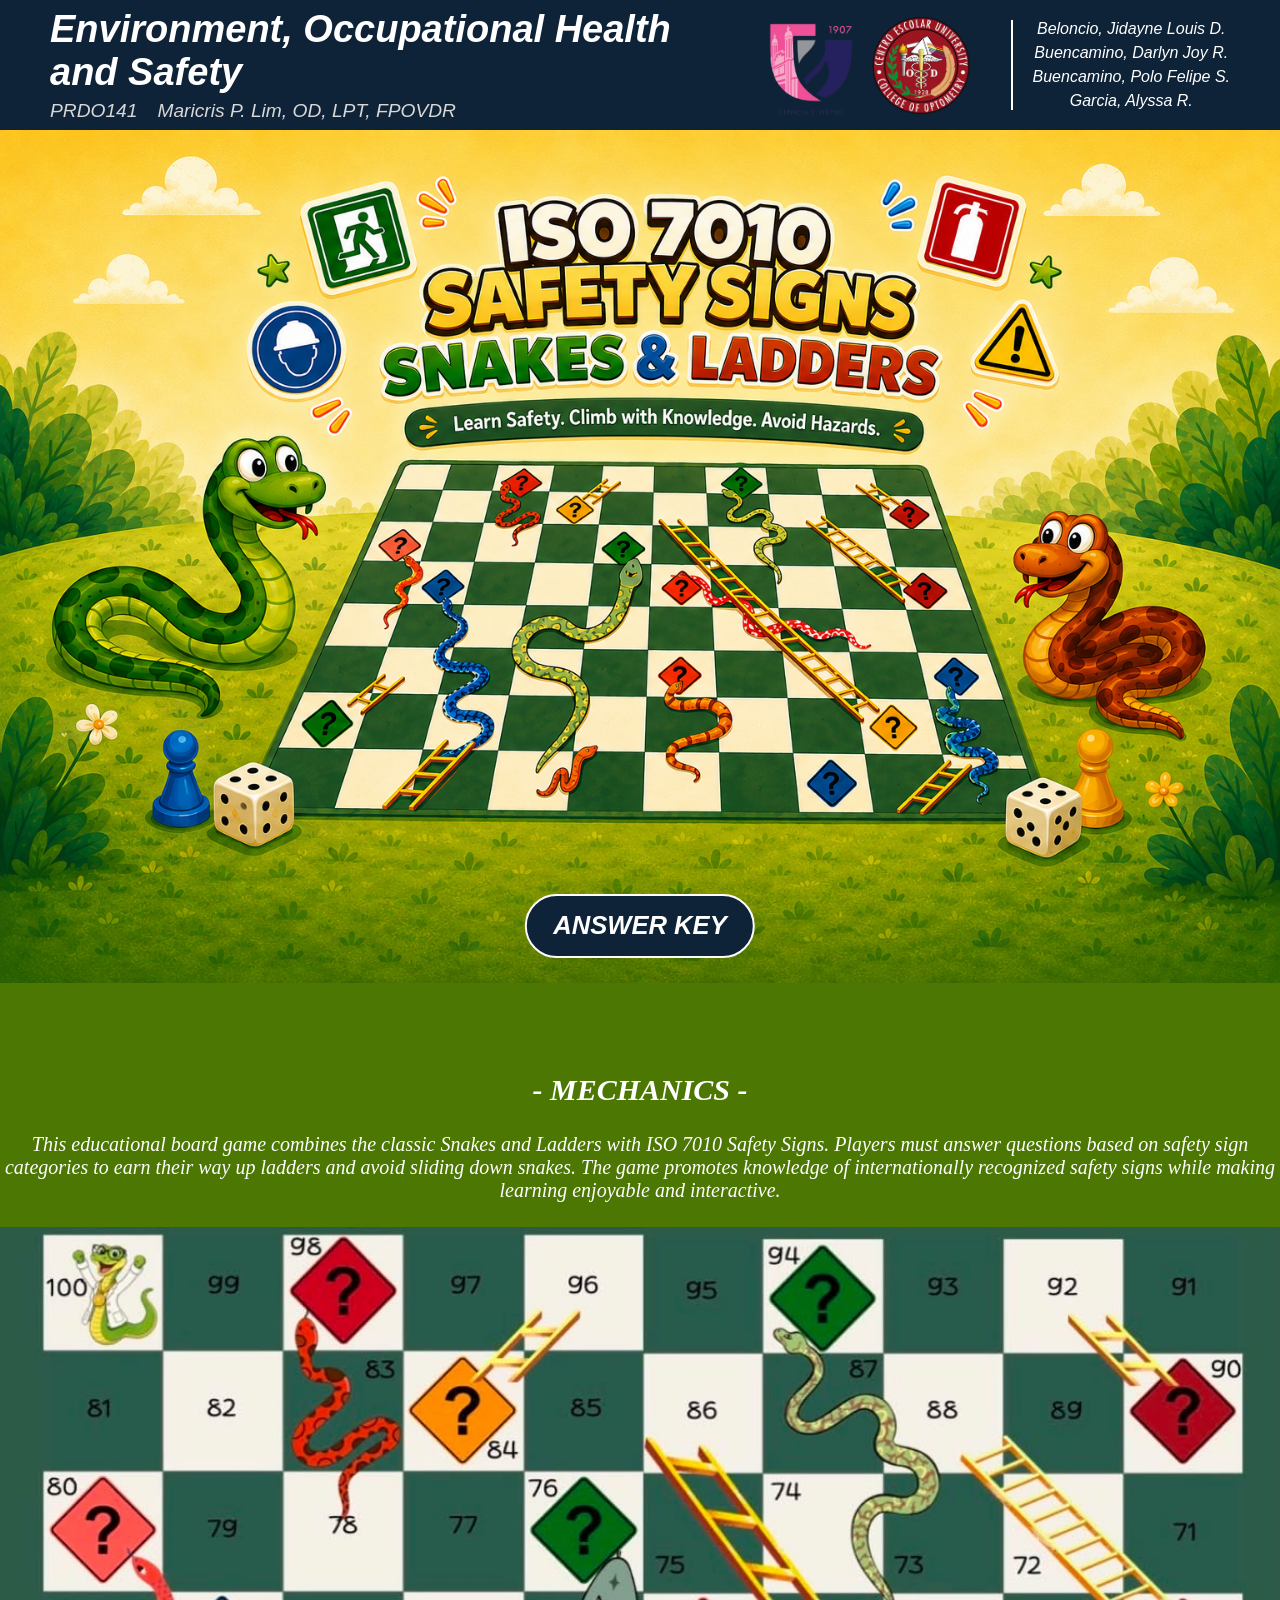
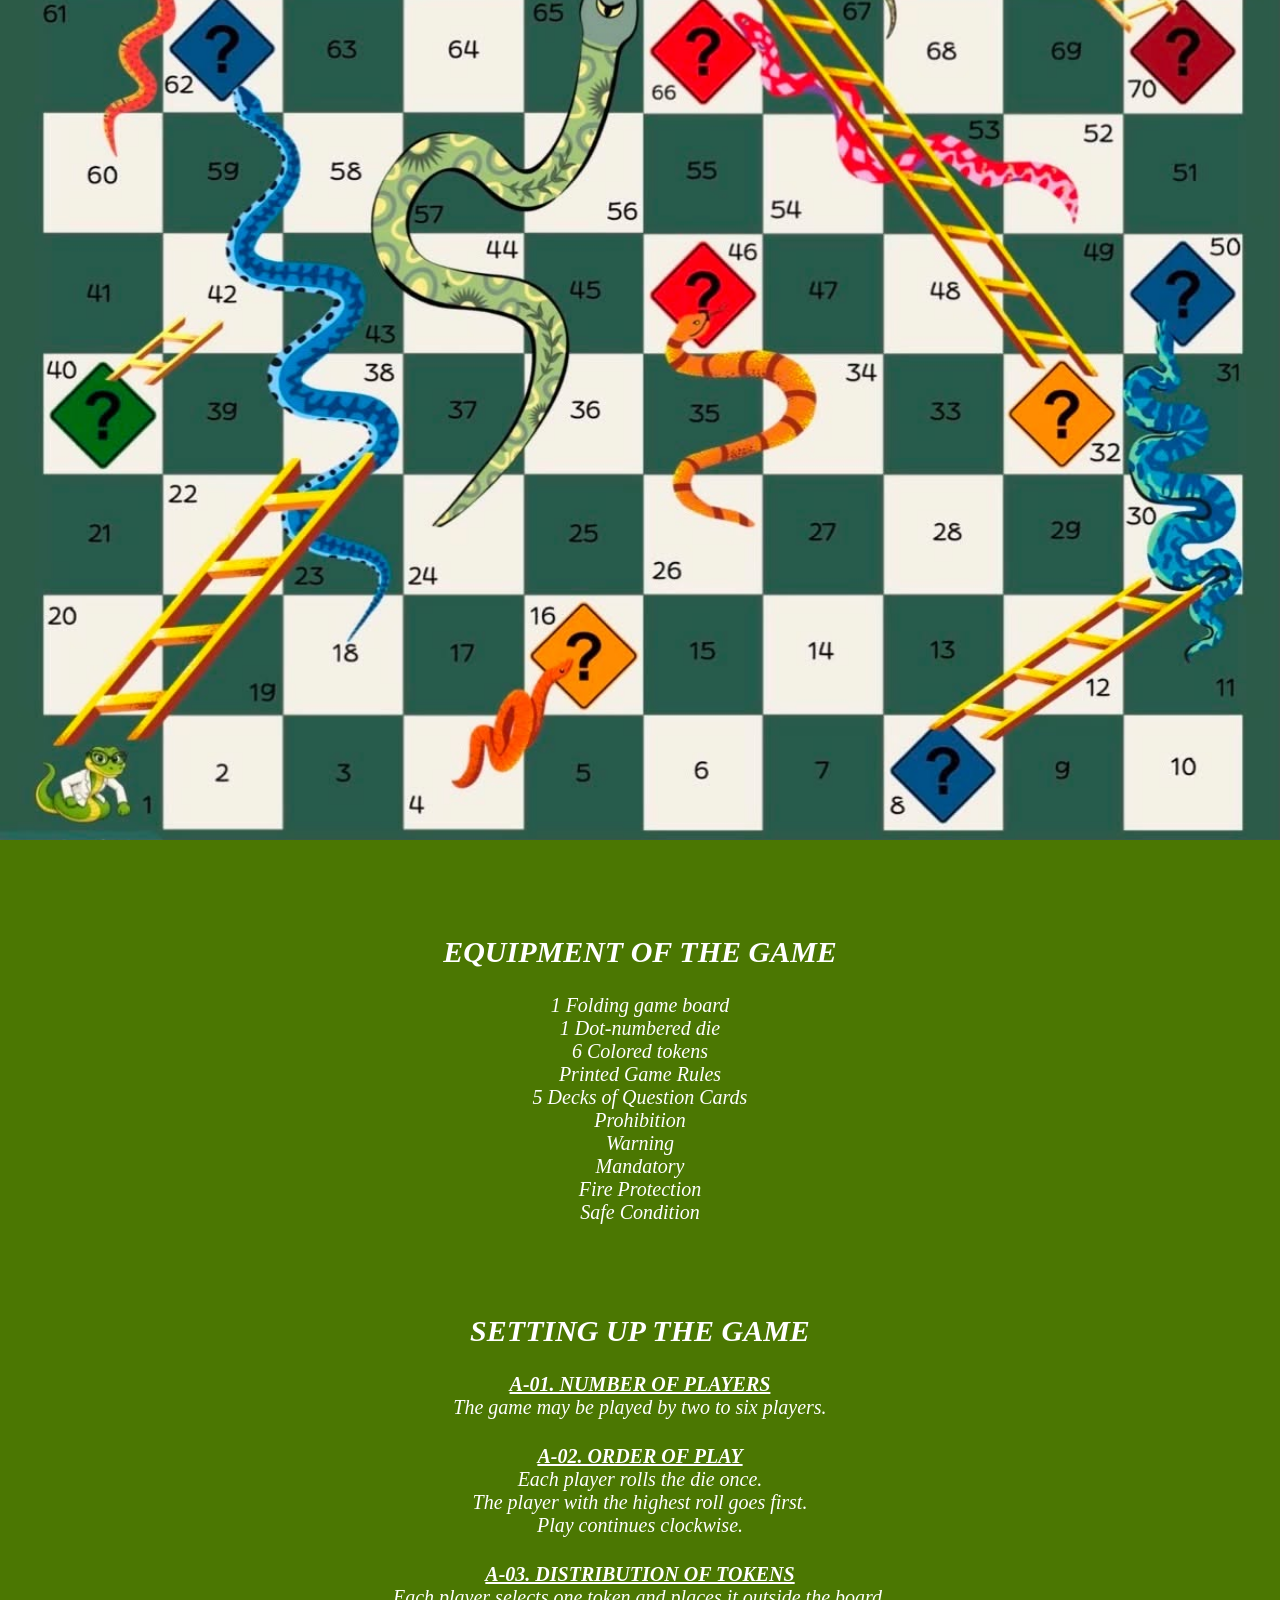
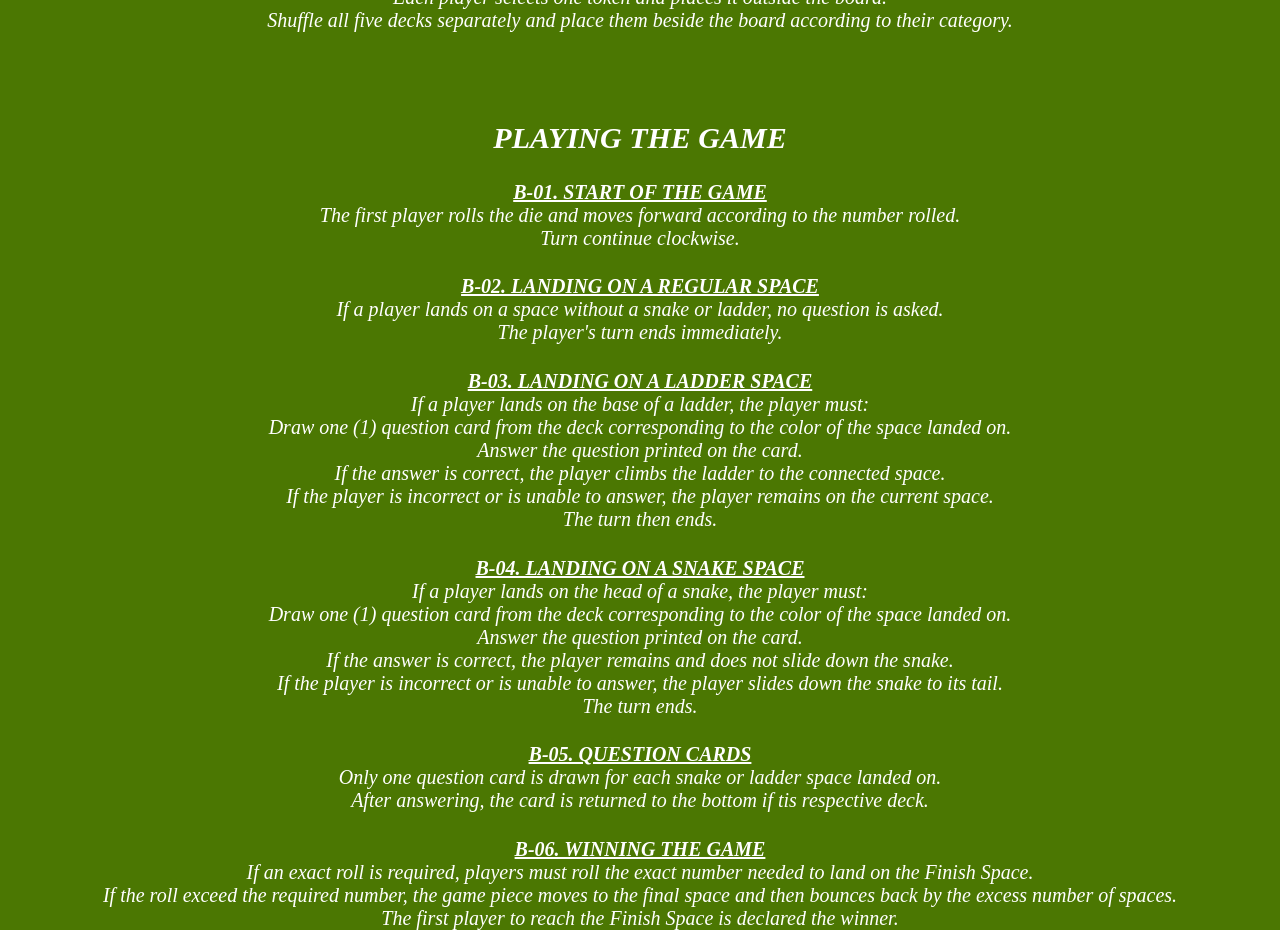
<file: index.html>
<!DOCTYPE html>
<html lang="en">
<head>
    <meta charset="UTF-8">
    <meta name="viewport" content="width=device-width, initial-scale=1.0">
    <title>Landing page</title>

    <link rel="stylesheet" href="landing-page-style.css">
</head>

<body>
    
    <header class="header">
        
        <div class="subject">
            <h1>Environment, Occupational Health and Safety</h1>

            <div class="subject-info">
                 <p>PRDO141</p>
                    <p class="prof-name">Maricris P. Lim, OD, LPT, FPOVDR</p>
            </div>
        </div>
        <div class="logos">
            <img src="images/ceu-logo.png" alt="CEU Logo">
            <img src="images/opto-logo.png" alt="Optometry Logo">
        </div>
    

    <div class="divider"></div>

    <div class="students">
        <p>Beloncio, Jidayne Louis D.</p>
        <p>Buencamino, Darlyn Joy R.</p>
        <p>Buencamino, Polo Felipe S.</p>
        <p>Garcia, Alyssa R.</p>
    </div>

    
</header>

    <div class="bg-image">
        <img src="images/final4-bg.png" alt="background">
        
        <div class="buttons">
    
            <a href="pdf/pdf.pdf" class="answer-key-button">
                    Answer Key
            </a>
    
        </div>
    </div>

    <div class="mechanics-txt">
        <h2>- MECHANICS -</h2>
        <p class="mech-description">
            This educational board game combines the classic Snakes and Ladders with ISO 7010 Safety Signs. Players must answer questions based on safety sign categories to earn their way up ladders and avoid sliding down snakes. The game promotes knowledge of internationally recognized safety signs while making learning enjoyable and interactive.
        </p>
        <img src="images/board-pic.jpg" alt="board" class="board-img">
        </div>

        <div class="equipment">

        <h2 class="equip">EQUIPMENT OF THE GAME</h2>
        <ul>
            <li> 1 Folding game board</li>
            <li> 1 Dot-numbered die</li>
            <li> 6 Colored tokens</li>
            <li> Printed Game Rules</li>
            <li> 5 Decks of Question Cards</li>
            <ul>
            <li> Prohibition</li>
            <li> Warning</li>
            <li> Mandatory</li>
            <li> Fire Protection</li>
            <li> Safe Condition</li>
            </ul>
        </ul>
        </div>
        <!-- space -->
        <div class="setting">
        <h2 class="set">SETTING UP THE GAME</h2>
        <b><span style="text-decoration: underline;">A-01. NUMBER OF PLAYERS</span></b>
        <P> The game may be played by two to six players.</P>
        <p></p>
        <b><span style="text-decoration: underline;">A-02. ORDER OF PLAY</span></b>
        <P> Each player rolls the die once.</P>
        <p> The player with the highest roll goes first.</p>
        <p> Play continues clockwise.</p>
        <p></p>
        <b><span><span style="text-decoration: underline;">A-03. DISTRIBUTION OF TOKENS </span></b>
        <p> Each player selects one token and places it outside the board.</p>
        <p> Shuffle all five decks separately and place them beside the board according to their category.</p>

        </div>
        <!-- space -->
         <div class="playing">
         <h2 class="play">PLAYING THE GAME</h2>
         <b><span><span style="text-decoration: underline;">B-01. START OF THE GAME</span></b>
         <ul>
            <li> The first player rolls the die and moves forward according 
                to the number rolled.
            </li>
            <li> Turn continue clockwise.</li>
         </ul>
         <p></p>
         <b><span style="text-decoration: underline;">B-02. LANDING ON A REGULAR SPACE</span></b>
         <ul>
            <li> If a player lands on a space without a snake or ladder, 
                no question is asked.
            </li>
            <li> The player's turn ends immediately.</li>
         </ul>
         <p></p>
         <b><span><span style="text-decoration: underline;">B-03. LANDING ON A LADDER SPACE</span></b>
         <ul>
            <li> If a player lands on the base of a ladder, the player must:</li>
            <li> Draw one (1) question card from the deck corresponding to the 
                color of the space landed on.
            </li>
            <li> Answer the question printed on the card.</li>
            <li> If the answer is correct, the player climbs the ladder to the 
                connected space.
            </li>
            <li>
                 If the player is incorrect or is unable to answer, the player remains on 
                the current space.
            </li>
            <li> The turn then ends.</li>
         </ul>
         <b><span style="text-decoration: underline;">B-04. LANDING ON A SNAKE SPACE</span></b>
         <ul>
            <li> If a player lands on the head of a snake, the player must: </li>
            <li> Draw one (1) question card from the deck corresponding to the color of the space landed on.
            </li>
            <li> Answer the question printed on the card.</li>
            <li> If the answer is correct, the player remains and does not slide 
                down the snake.
            </li>
            <li> If the player is incorrect or is unable to answer, the player 
                slides down the snake to its tail.
            </li>
            <li> The turn ends.</li>
         </ul>
         <b><span style="text-decoration: underline;">B-05. QUESTION CARDS</span></b>
         <ul>
            <li> Only one question card is drawn for each snake or ladder 
                space landed on.
            </li>
            <li> After answering, the card is returned to the bottom if tis respective deck.</li>

         </ul>
         <b> <span style="text-decoration: underline;">B-06. WINNING THE GAME</span></b>
         <ul>
            <li>
                 If an exact roll is required, players must roll the exact number needed to land 
            on the Finish Space.
            </li>
            <li>If the roll exceed the required number, the game piece moves to the final space and then bounces back 
                by the excess number of spaces.
            </li>
            <li>
                 The first player to reach the Finish Space is declared the winner.
            </li>
         </ul>

    </div>


</body>
</html>
</file>
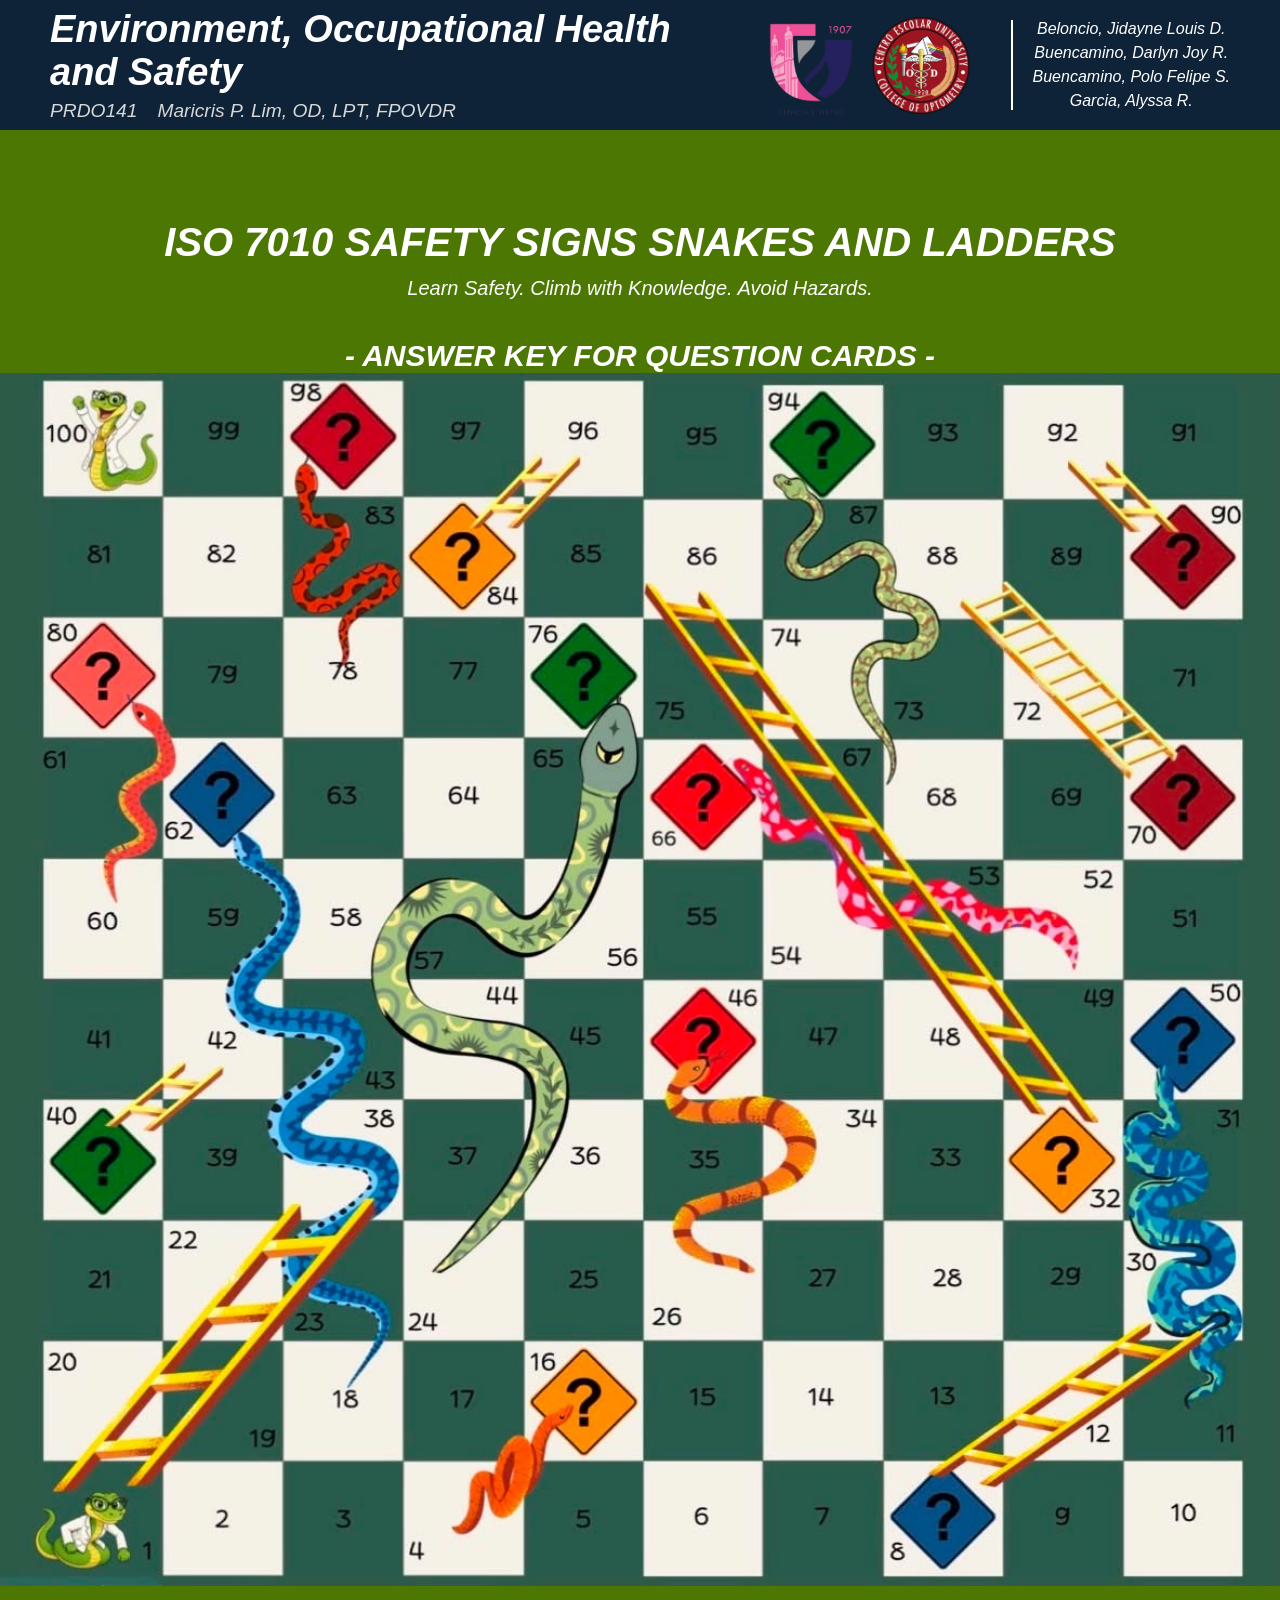
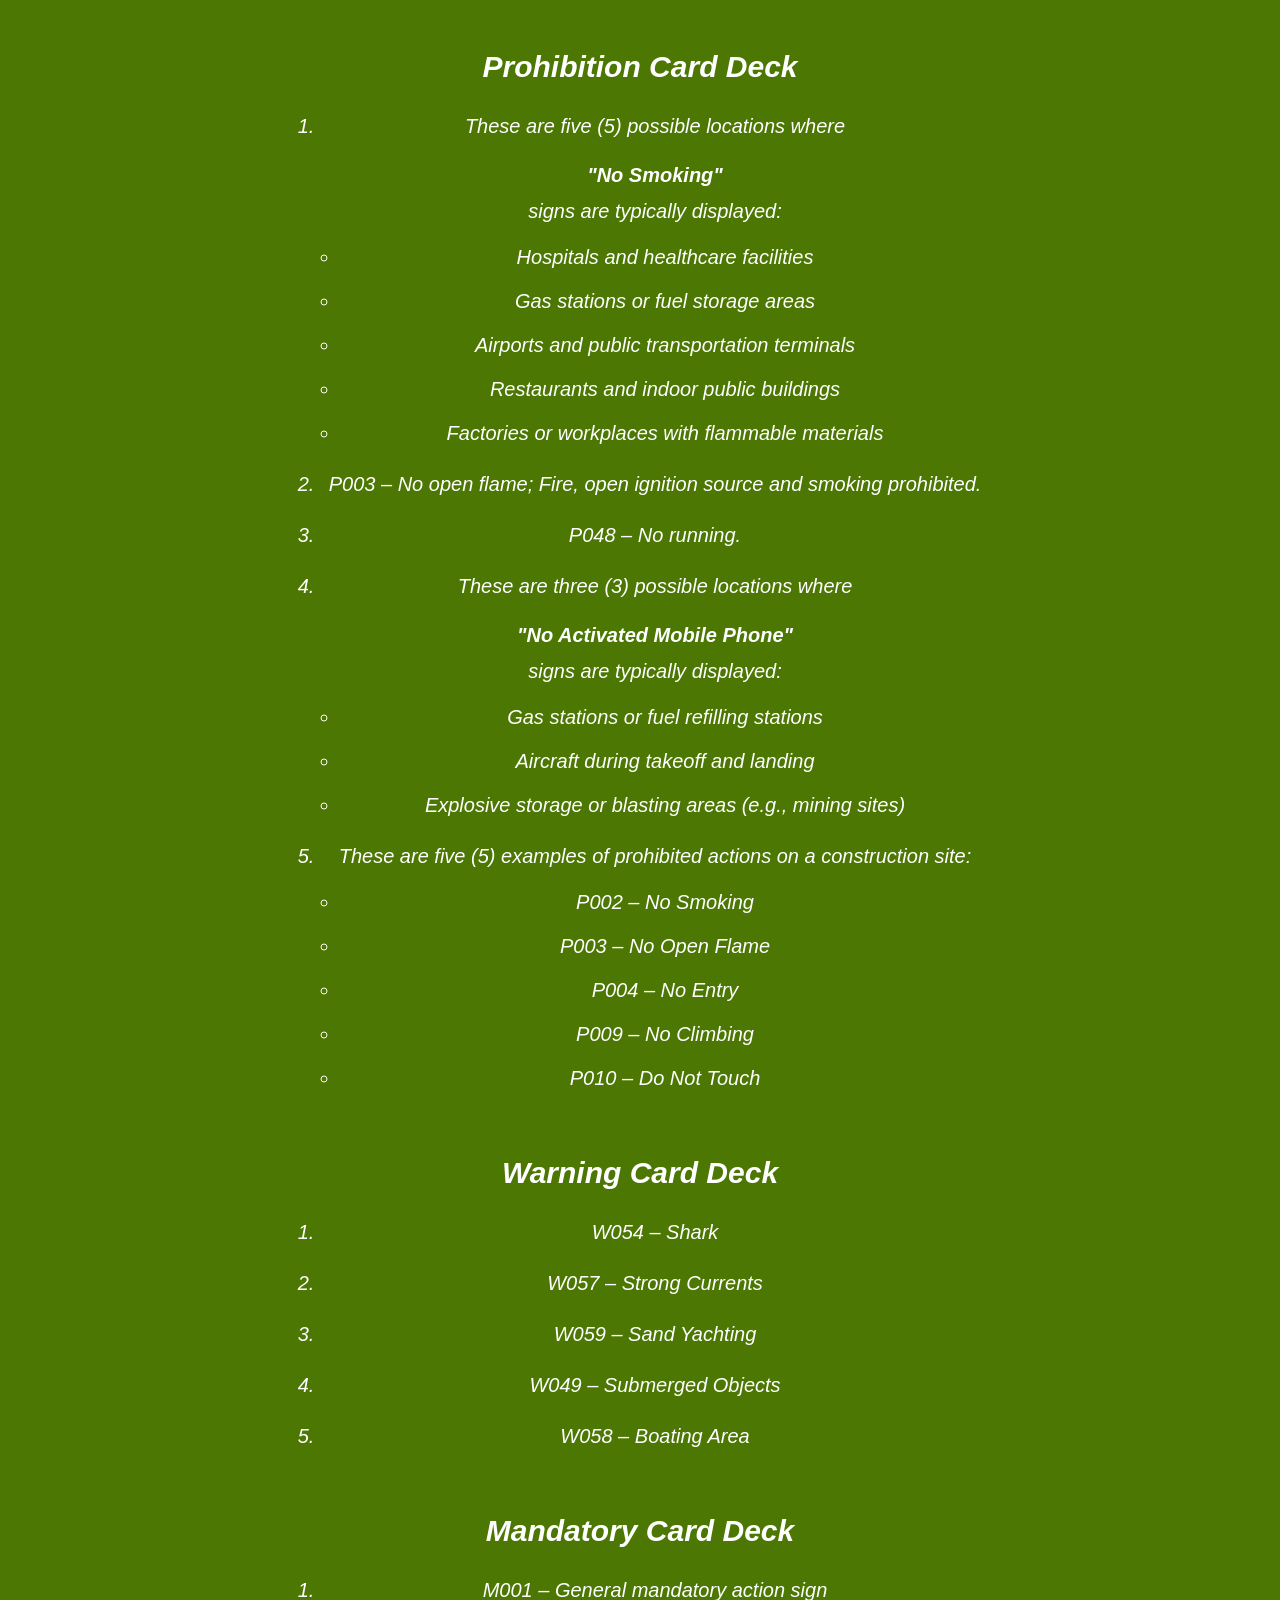
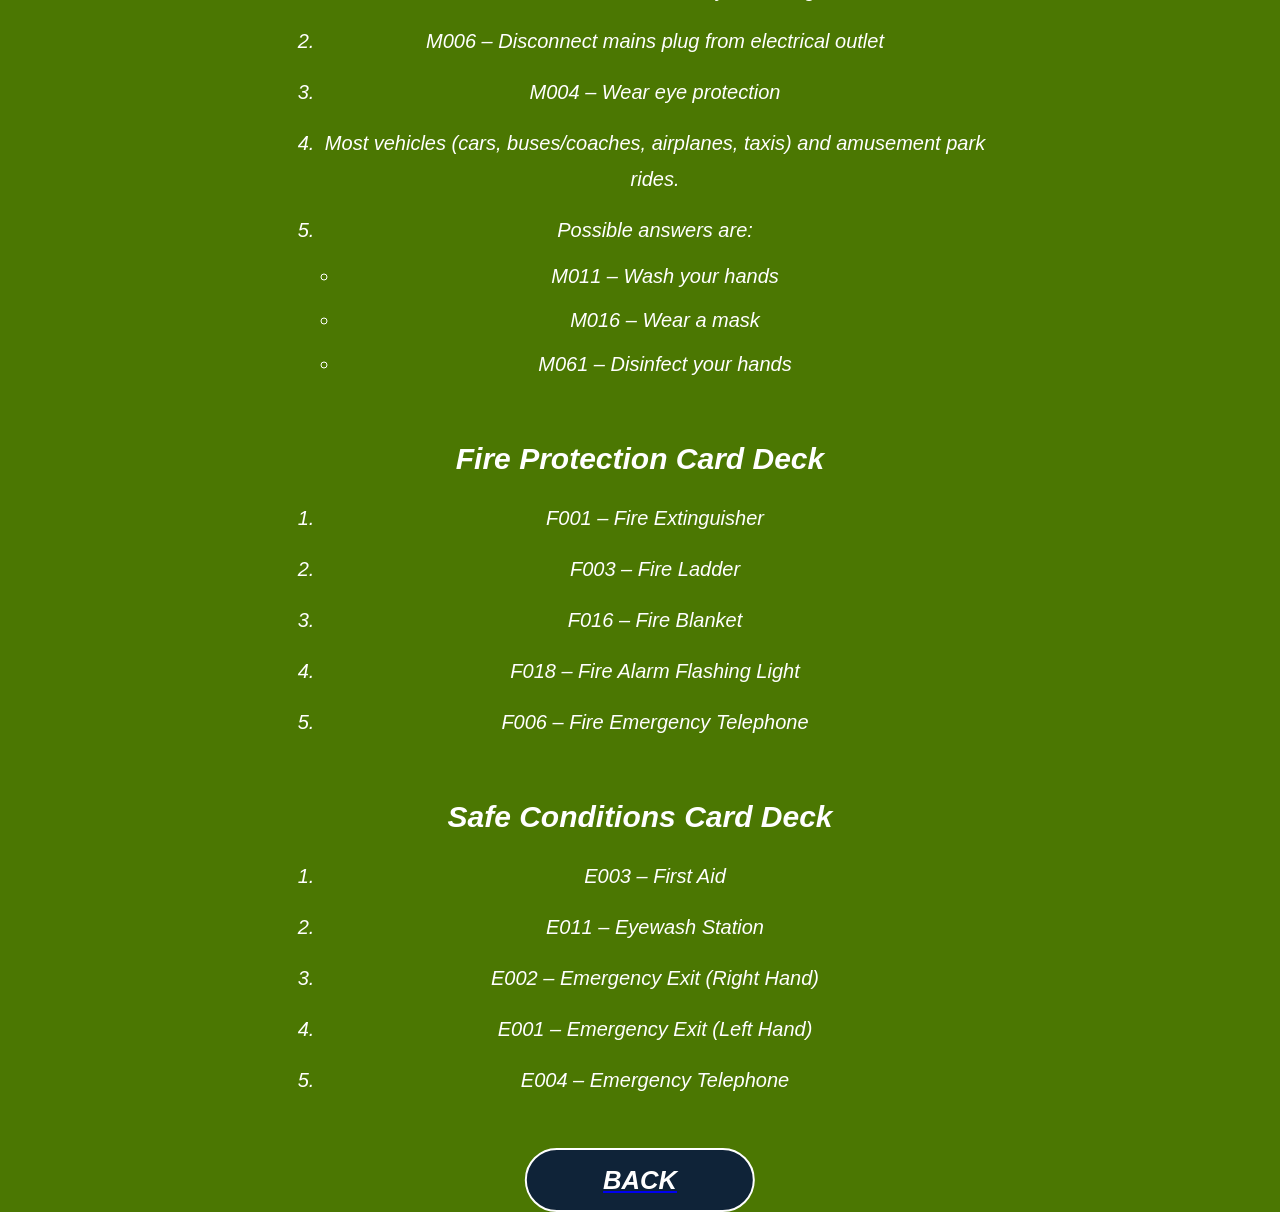
<file: answer-key.html>
<!DOCTYPE html>
<html lang="en">
<head>
    <meta charset="UTF-8">
    <meta name="viewport" content="width=device-width, initial-scale=1.0">
    <title>Answer Key</title>

    <link rel="stylesheet" href="landing-page-style.css">
</head>

<body>

    <header class="header">

        <div class="subject">
            <h1>Environment, Occupational Health and Safety</h1>

            <div class="subject-info">
                <p>PRDO141</p>
                <p class="prof-name">Maricris P. Lim, OD, LPT, FPOVDR</p>
            </div>
        </div>

        <div class="logos">
            <img src="images/ceu-logo.png" alt="CEU Logo">
            <img src="images/opto-logo.png" alt="Optometry Logo">
        </div>

        <div class="divider"></div>

        <div class="students">
            <p>Beloncio, Jidayne Louis D.</p>
            <p>Buencamino, Darlyn Joy R.</p>
            <p>Buencamino, Polo Felipe S.</p>
            <p>Garcia, Alyssa R.</p>
        </div>

    </header>

    <div class="answer-key-tab">
        <h1 class="title-ans">ISO 7010 SAFETY SIGNS SNAKES AND LADDERS</h1>
        <i>Learn Safety. Climb with Knowledge. Avoid Hazards.</i>

        <h2 class="question">- ANSWER KEY FOR QUESTION CARDS -</h2>
    </div>

    <img src="images/board-pic.jpg" alt="Board" class="board-img">

    <!-- Prohibition -->
    <section class="prohibition">

        <h1 class="ans-h1">Prohibition Card Deck</h1>

        <ol>

            <li>
                These are five (5) possible locations where <b>"No Smoking"</b> signs are typically displayed:
                <ul>
                    <li>Hospitals and healthcare facilities</li>
                    <li>Gas stations or fuel storage areas</li>
                    <li>Airports and public transportation terminals</li>
                    <li>Restaurants and indoor public buildings</li>
                    <li>Factories or workplaces with flammable materials</li>
                </ul>
            </li>

            <li>
                P003 – No open flame; Fire, open ignition source and smoking prohibited.
            </li>

            <li>
                P048 – No running.
            </li>

            <li>
                These are three (3) possible locations where <b>"No Activated Mobile Phone"</b> signs are typically displayed:
                <ul>
                    <li>Gas stations or fuel refilling stations</li>
                    <li>Aircraft during takeoff and landing</li>
                    <li>Explosive storage or blasting areas (e.g., mining sites)</li>
                </ul>
            </li>

            <li>
                These are five (5) examples of prohibited actions on a construction site:
                <ul>
                    <li>P002 – No Smoking</li>
                    <li>P003 – No Open Flame</li>
                    <li>P004 – No Entry</li>
                    <li>P009 – No Climbing</li>
                    <li>P010 – Do Not Touch</li>
                </ul>
            </li>

        </ol>

    </section>

    <!-- Warning -->

    <section class="warning-card">

        <h1 class="ans-h1">Warning Card Deck</h1>

        <ol>
            <li>W054 – Shark</li>
            <li>W057 – Strong Currents</li>
            <li>W059 – Sand Yachting</li>
            <li>W049 – Submerged Objects</li>
            <li>W058 – Boating Area</li>
        </ol>

    </section>

    <!-- Mandatory -->

    <section class="mandatory">

        <h1 class="ans-h1">Mandatory Card Deck</h1>

        <ol>

            <li>M001 – General mandatory action sign</li>

            <li>M006 – Disconnect mains plug from electrical outlet</li>

            <li>M004 – Wear eye protection</li>

            <li>
                Most vehicles (cars, buses/coaches, airplanes, taxis) and amusement park rides.
            </li>

            <li>
                Possible answers are:
                <ul>
                    <li>M011 – Wash your hands</li>
                    <li>M016 – Wear a mask</li>
                    <li>M061 – Disinfect your hands</li>
                </ul>
            </li>

        </ol>

    </section>

    <!-- Fire Protection -->

    <section class="fire">

        <h1 class="ans-h1">Fire Protection Card Deck</h1>

        <ol>
            <li>F001 – Fire Extinguisher</li>
            <li>F003 – Fire Ladder</li>
            <li>F016 – Fire Blanket</li>
            <li>F018 – Fire Alarm Flashing Light</li>
            <li>F006 – Fire Emergency Telephone</li>
        </ol>

    </section>

    <!-- Safe Condition -->

    <section class="Safe">

        <h1 class="ans-h1">Safe Conditions Card Deck</h1>

        <ol>
            <li>E003 – First Aid</li>
            <li>E011 – Eyewash Station</li>
            <li>E002 – Emergency Exit (Right Hand)</li>
            <li>E001 – Emergency Exit (Left Hand)</li>
            <li>E004 – Emergency Telephone</li>
        </ol>

    </section>

    <div>
        <a href="index.html">
            <button class="return-button">Back</button>
        </a>
    </div>

</body>
</html>
</file>
<file: landing-page-style.css>
* {
    margin: 0;
    padding: 0;
    box-sizing: border-box;
    font-family: Arial;
    font-style: oblique;
}

html,
body{
    margin:0;
    padding:0;
    background:#4b7702; /* Green similar to the bottom of your image */

}

.header {
    display: flex;
    align-items: center;
    justify-content: space-between;
    background: #0f2338;
    color: white;
    padding: 8px 50px;
}

.subject {
    flex: 1;
    font-size: 19px;
}

.logos {
    display: flex;
    align-items: center;
    gap: 10px;
    margin: 0 20px;
}

.logos img {
    width: 100px;
    height: 100px;
    object-fit: contain;
}

.divider {
    width: 2px;
    height: 90px;
    background: white;
    margin: 0 20px;
    flex-shrink: 0;
}

.students {
    text-align: center;
}

.subject-info {
    display: flex;
    align-items: center;
    gap: 20px;
    margin-top: 6px;
}

.subject-info p {
    margin: 0;
    font-size: clamp(0.9rem, 1.5vw, 1.2rem);
    color: #d8d8d8;
}

.prof-name {
    color: #d8d8d8;
}

.students p {
    margin: 6px 0;
    font-size: 1rem;
}

html,
body {
    margin: 0;
    padding: 0;
}

.bg-image {
    position: relative;
    width: 100%;
}

.bg-image img {
    width: 100%;
    height: auto;
    display: block;
}

.buttons, .return-button {
    position: absolute;
    bottom: 3%;
    left: 50%;
    transform: translateX(-50%);
    display: flex;
    justify-content: center;
    align-items: center;
    gap: clamp(20px, 4vw, 110px);
    width: fit-content;
}

/* ===========================
   BOTH BUTTONS
=========================== */

.return-button,
.answer-key-button {
    display: flex;
    justify-content: center;
    align-items: center;
    position: relative;
    overflow: hidden;
    background: #0f2338;
    color: #fff;
    text-decoration: none;
    text-transform: uppercase;
    border: 2px solid #fff;
    border-radius: 999px;
    width: clamp(180px, 18vw, 280px);
    height: clamp(52px, 5vw, 70px);
    padding: 0 18px;
    font-family: Arial, sans-serif;
    font-size: clamp(1rem, 2vw, 2rem);
    font-weight: 900;
    line-height: 1;
    cursor: pointer;
    white-space: nowrap;
    transition: 0.2s;
}

.return-button span,
.answer-key-button span {
    mix-blend-mode: difference;
}

/* ===========================
   BUTTON ANIMATION
=========================== */

.return-button::before,
.return-button::after,
.answer-key-button::before,
.answer-key-button::after {
    --tilt: 1.2rem;
    content: "";
    position: absolute;
    top: 0;
    left: calc(-100% - var(--tilt));
    width: calc(100% + var(--tilt));
    height: 100%;
    background: #146930;
    clip-path: polygon(
        0 0,
        calc(100% - var(--tilt)) 0,
        100% 100%,
        0 100%
    );
    transform: translateX(var(--progress, 0));
    transition: transform 0.2s ease;
}

.return-button::after,
.answer-key-button::after {
    left: 100%;
    transform: translateX(var(--progress, 0)) rotate(180deg);
    z-index: -1;
}

.return-button:hover::before,
.answer-key-button:hover::before {
    --progress: 100%;
}

.return-button:hover::after,
.answer-key-button:hover::after {
    --progress: -100%;
}

.mechanics-txt,
.equipment,
.setting,
.playing {
  margin-top: 7%;
  color: white;
  text-align: center;
  font-size: 20px;
}

.equip, .set, .play{
  margin-bottom: 2%;
}

.mech-description{
  text-align: center;
}
.mech-description{
  margin-top: 2%;
  margin-bottom: 2%;
  
}

.board-img {
  position: relative;
  width: 100%;
}

.board-img img {
  width: 100%;
  height: auto;
  display: block;
}
b {
  display: block;
  margin-top: 2%;
}

.mechanics-txt,
.mechanics-txt *,
.equipment,
.equipment *,
.setting,
.setting *,
.playing,
.playing * {
    font-family: "Times New Roman", Times, serif !important;
}

.answer-key-tab, .prohibition, .fire, .warning-card, .mandatory, .Safe{
  margin-top: 7%;
  color: white;
  text-align: center;
  font-size: 20px;
}
.title-ans{
  margin-bottom: 1%;
}
.question{
  margin-top: 3%;
}
.ans-h1{
  margin-bottom: 2%;
}

.prohibition,
.warning-card,
.mandatory,
.fire,
.Safe {
    width: min(700px, 90%);
    margin: 50px auto;
    line-height: 1.8;
}

.prohibition ol,
.warning-card ol,
.mandatory ol,
.fire ol,
.Safe ol {
    padding-left: 30px;
}

.prohibition li,
.warning-card li,
.mandatory li,
.fire li,
.Safe li {
    margin-bottom: 15px;
}

.prohibition ul,
.mandatory ul {
    margin-top: 10px;
    margin-left: 20px;
}

.prohibition ul li,
.mandatory ul li {
    margin-bottom: 8px;
}



/* ==========================
   TABLET
========================== */

@media (max-width: 1024px) {

    .header{
        display: flex;
        align-items: center;
        justify-content: space-between;
        flex-wrap: nowrap;
        padding: 8px 25px;
    }

    .subject{
        flex: 1;
        min-width: 0;
    }

    .subject h1{
        font-size: clamp(1.3rem, 2vw, 2rem);
        white-space: normal;
    }

    .subject-info p{
        font-size: clamp(.75rem, 1.2vw, 1rem);
    }

    .logos{
        gap: 8px;
        margin: 0 15px;
    }

    .logos img{
        width: 75px;
        height: 75px;
    }

    .divider{
        height: 70px;
        margin: 0 15px;
    }

    .students p{
        font-size: clamp(.75rem, 1vw, .95rem);
    }
}

/* ==========================
   MOBILE
========================== */

@media (max-width: 768px){

    .header{
        display: flex;
        align-items: center;
        justify-content: space-between;
        flex-wrap: nowrap;
        padding: 8px 10px;
        gap: 10px;
    }

    .subject{
        flex: 1;
        min-width: 0;
    }

    .subject h1{
        font-size: clamp(.9rem, 2.4vw, 1.4rem);
        line-height: 1.2;
    }

    .subject-info{
        gap: 10px;
        flex-wrap: nowrap;
    }

    .subject-info p{
        font-size: clamp(.6rem, 1.8vw, .85rem);
    }

    .logos{
        gap: 6px;
        margin: 0 8px;
    }

    .logos img{
        width: 50px;
        height: 50px;
    }

    .divider{
        width: 2px;
        height: 50px;
        margin: 0 8px;
    }

    .students p{
        font-size: clamp(.6rem, 1.6vw, .8rem);
        margin: 2px 0;
    }
}

@media (max-width: 768px) {

    /* Main sections */
    .mechanics-txt,
    .equipment,
    .setting,
    .playing,
    .answer-key-tab,
    .prohibition,
    .warning-card,
    .mandatory,
    .fire,
    .Safe {
        width: 90%;
        margin: 40px auto;
        font-size: 16px;
        line-height: 1.7;
        text-align: center;
    }

    /* Main titles */
    .title-ans,
    .ans-h1 {
        font-size: clamp(1.8rem, 6vw, 2.3rem);
        margin-bottom: 20px;
    }

    .question {
        font-size: clamp(1rem, 4vw, 1.4rem);
        margin-top: 20px;
    }

    /* Section titles */
    .mechanics-txt h2,
    .equipment h2,
    .setting h2,
    .playing h2 {
        font-size: clamp(1.5rem, 5vw, 2rem);
        margin-bottom: 20px;
    }

    /* Paragraphs */
    .mechanics-txt p,
    .equipment p,
    .setting p,
    .playing p,
    .prohibition p,
    .warning-card p,
    .mandatory p,
    .fire p,
    .Safe p {
        font-size: clamp(0.95rem, 3vw, 1.1rem);
        line-height: 1.8;
    }

    /* Lists */
    .equipment ul,
    .playing ol,
    .setting ol,
    .prohibition ol,
    .warning-card ol,
    .mandatory ol,
    .fire ol,
    .Safe ol,
    .prohibition ul,
    .mandatory ul {
        width: 100%;
        padding-left: 20px;
        text-align: left;
    }

    .equipment li,
    .playing li,
    .setting li,
    .prohibition li,
    .warning-card li,
    .mandatory li,
    .fire li,
    .Safe li {
        font-size: clamp(0.95rem, 3vw, 1.1rem);
        line-height: 1.8;
        margin-bottom: 10px;
    }

    /* Bold headings */
    b {
        display: block;
        font-size: clamp(1rem, 3.5vw, 1.2rem);
        margin-top: 25px;
        margin-bottom: 10px;
    }

    /* Description */
    .mech-description {
        width: 100%;
        height: auto;
        padding: 0 10px;
        font-size: clamp(0.95rem, 3vw, 1.1rem);
        line-height: 1.8;
    }

    /* Board image */
    .board-img {
        width: 100%;
        height: auto;
        margin-top: 25px;
    }
}
</file>
